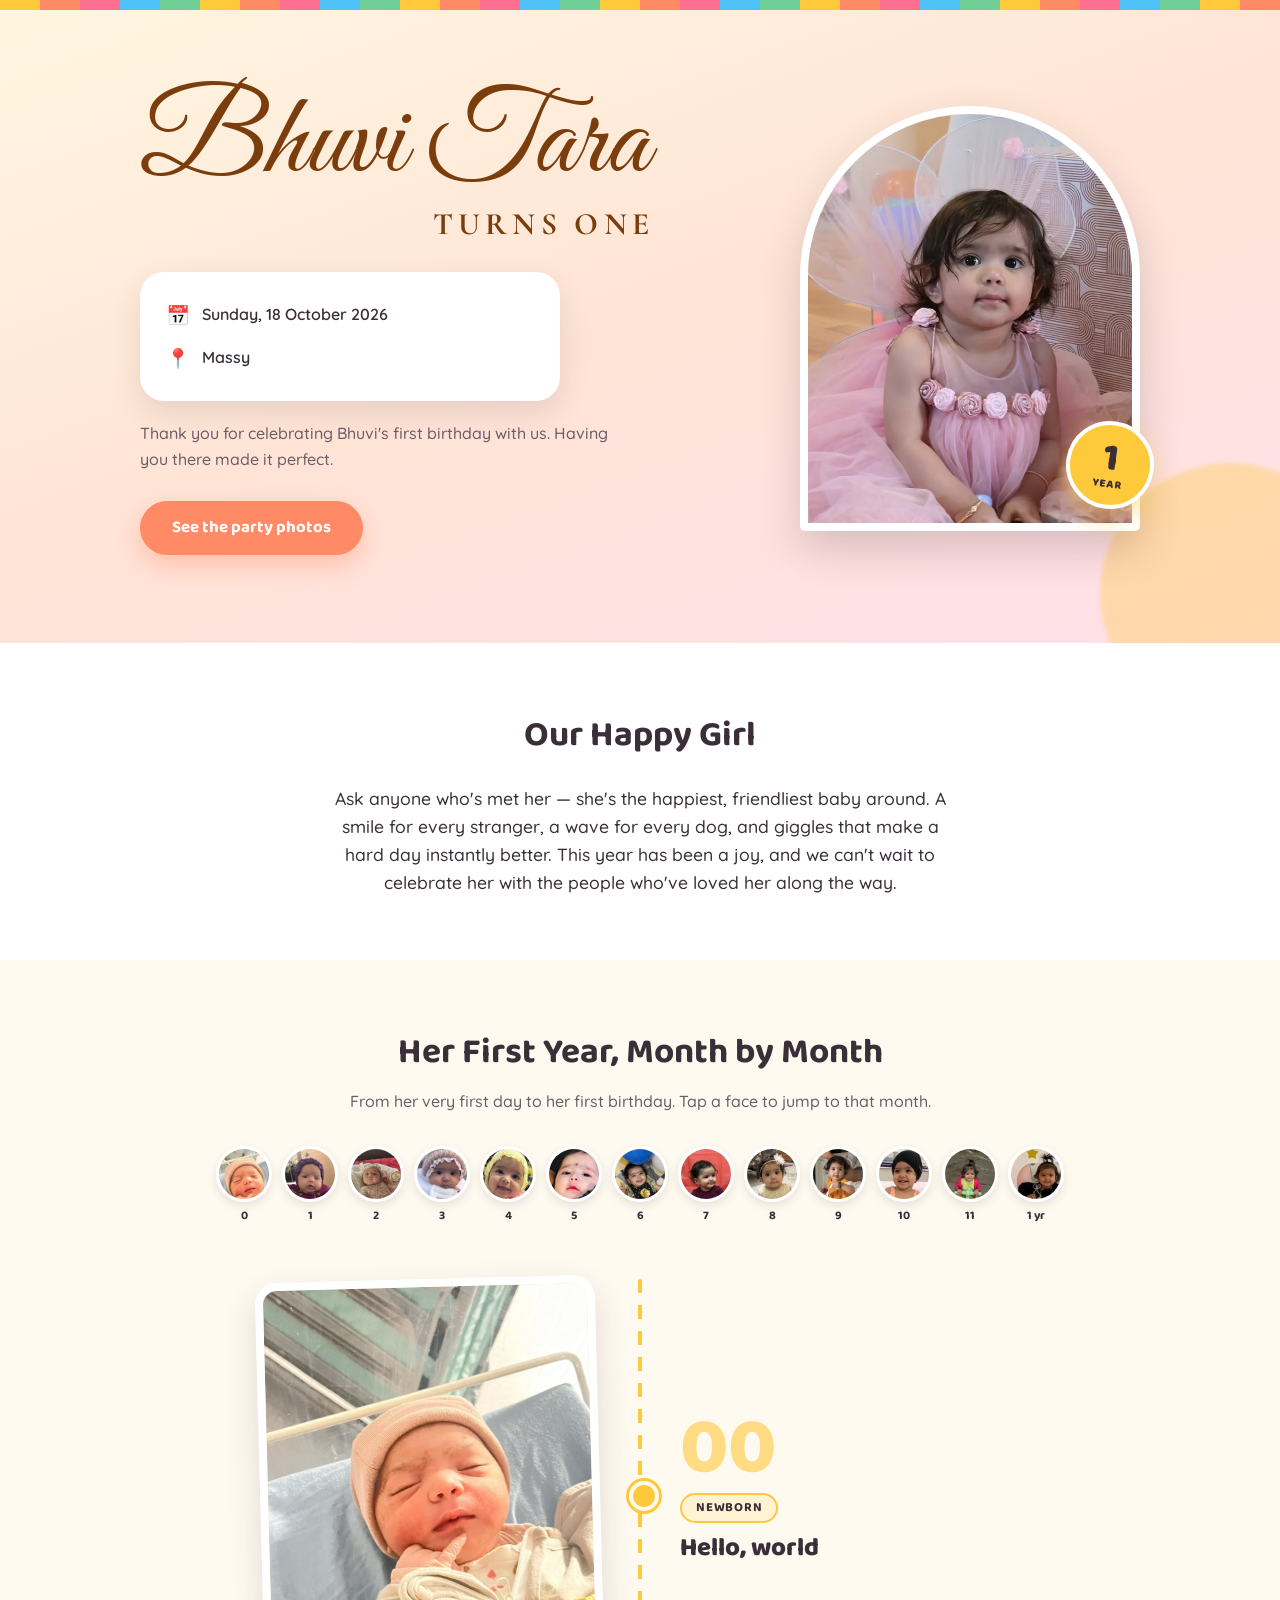
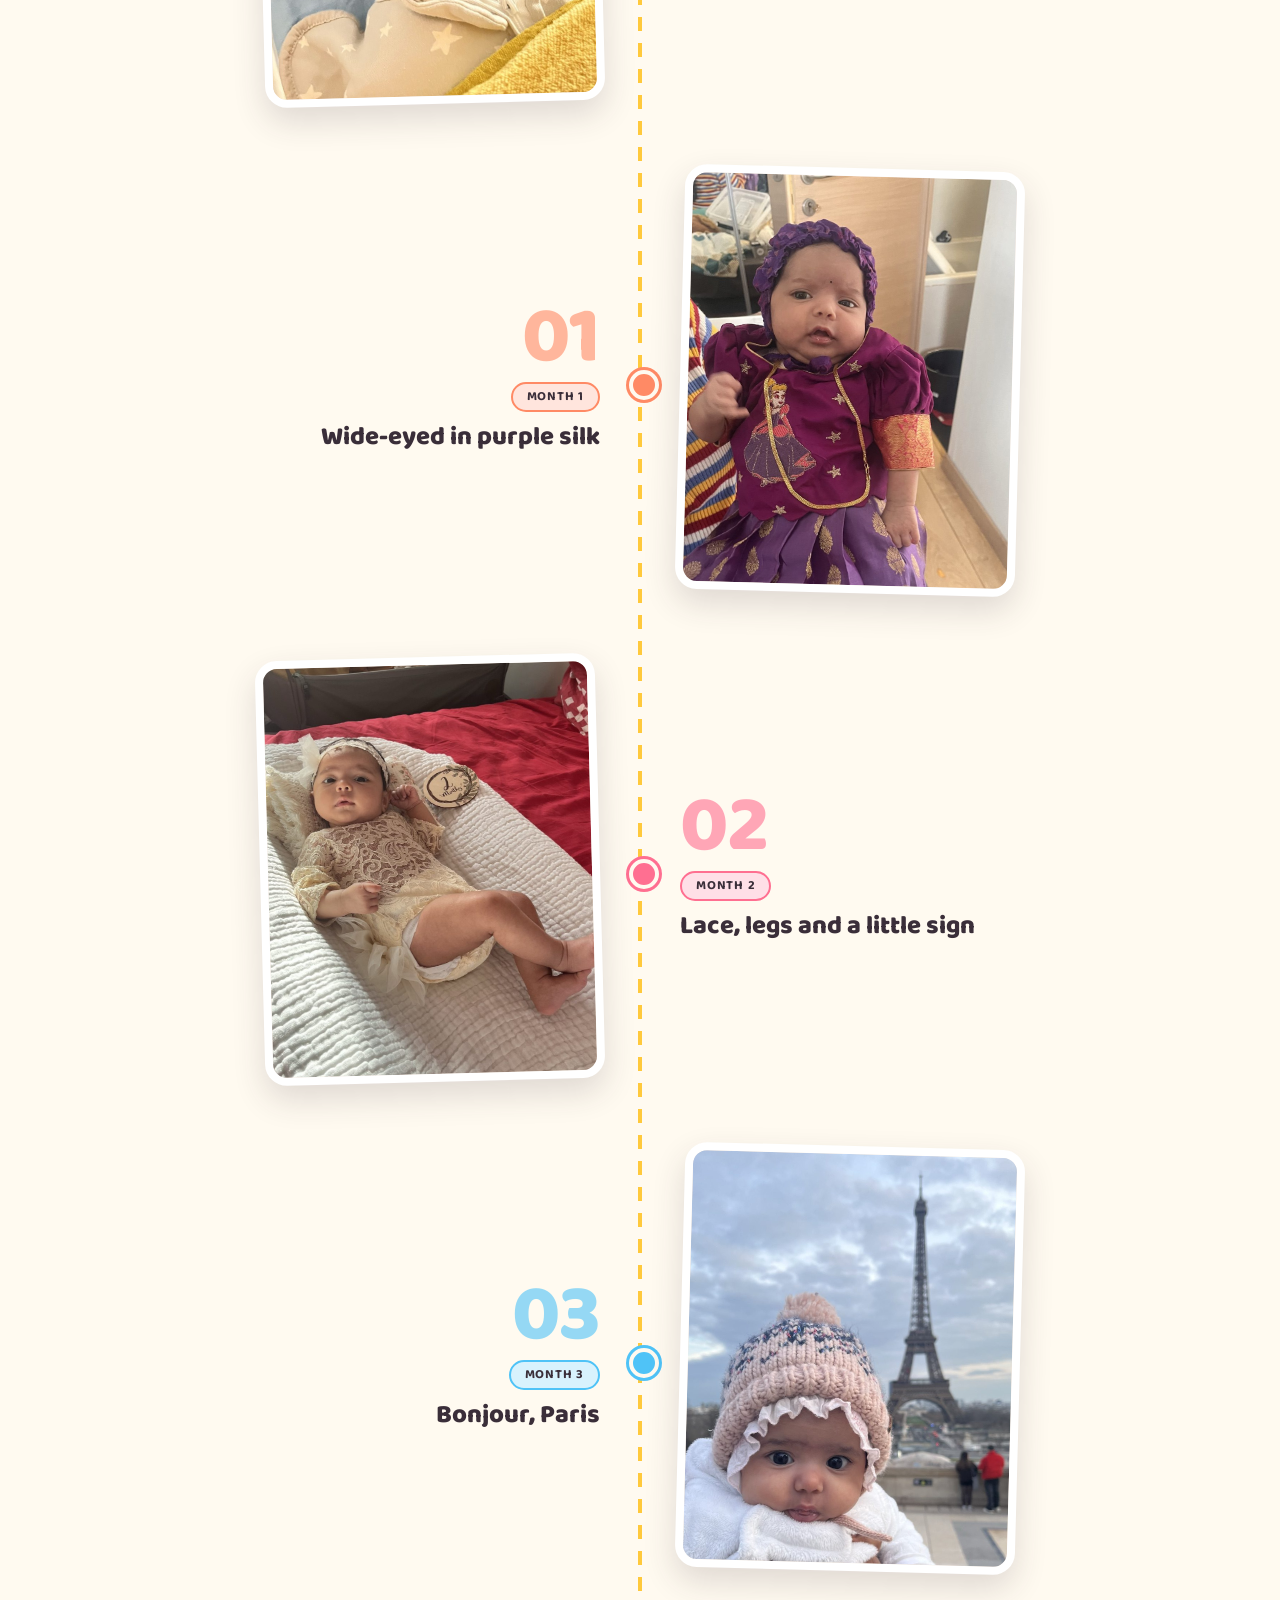
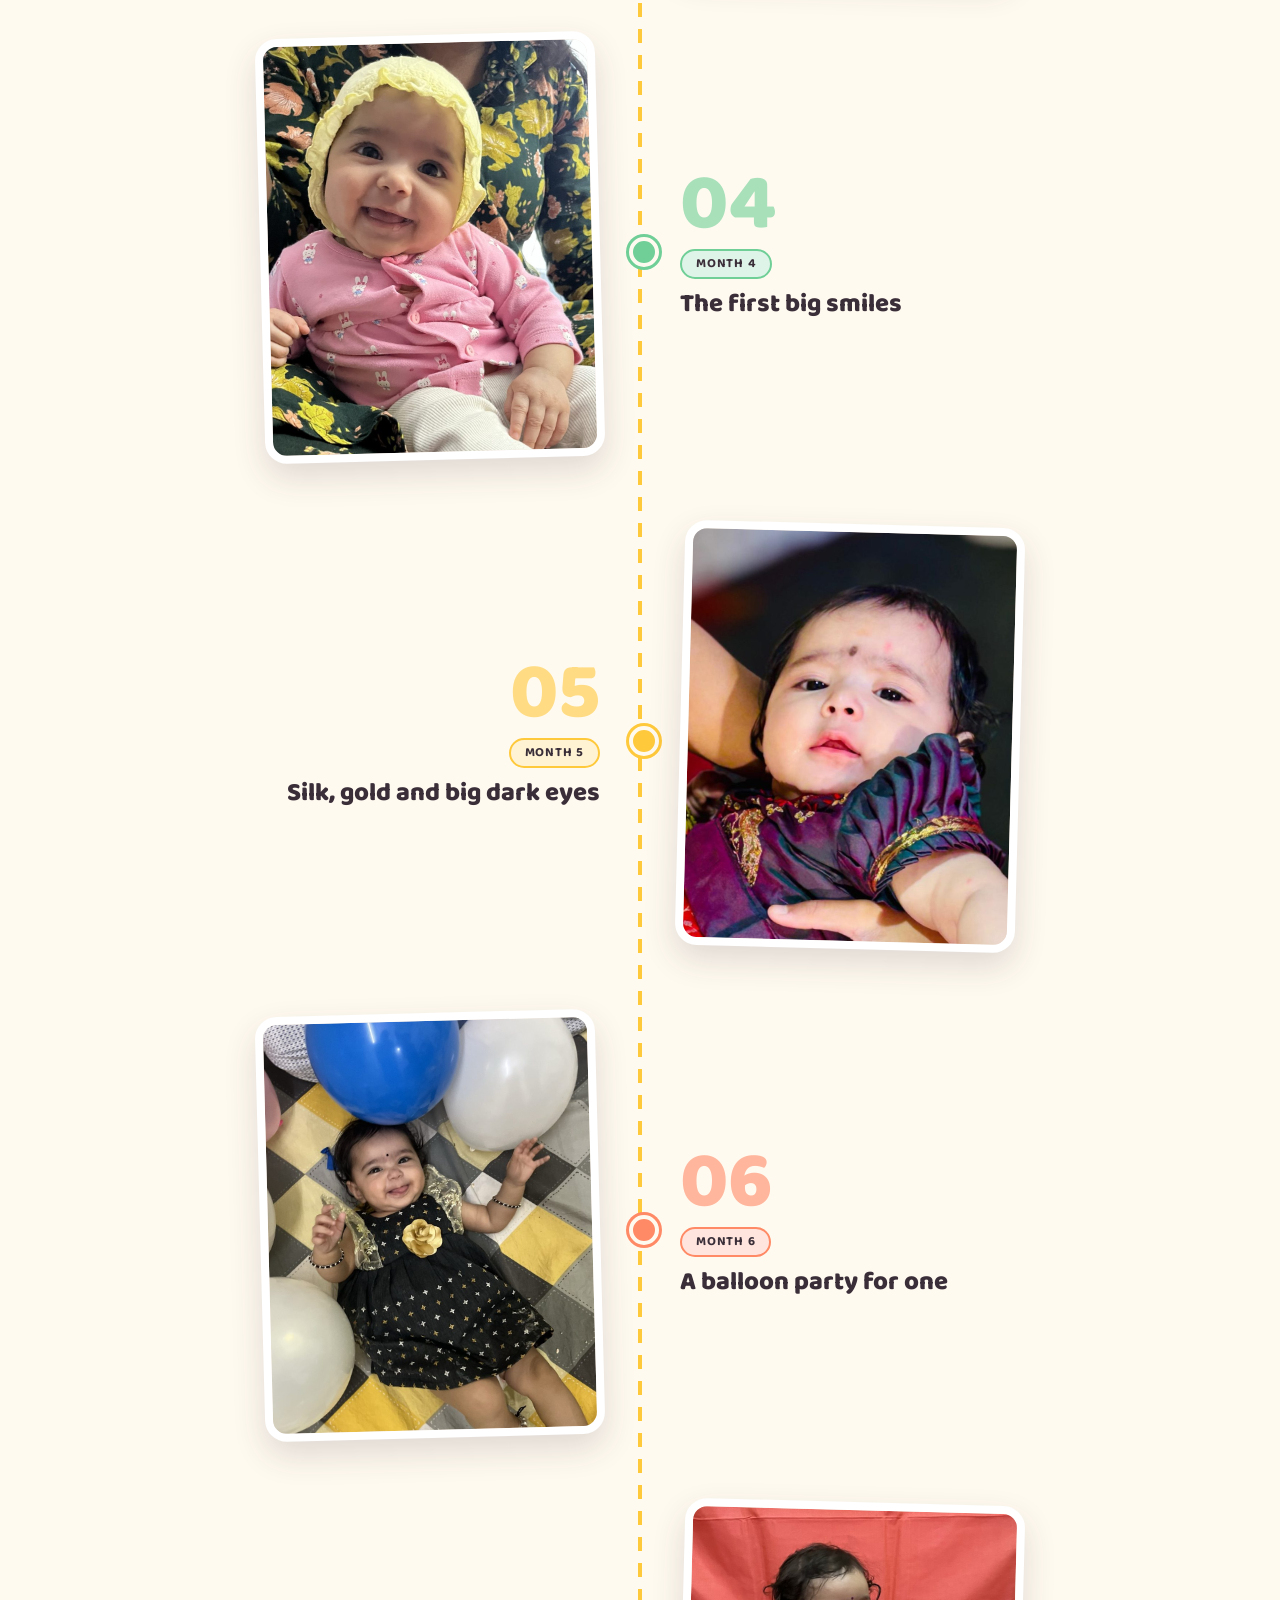
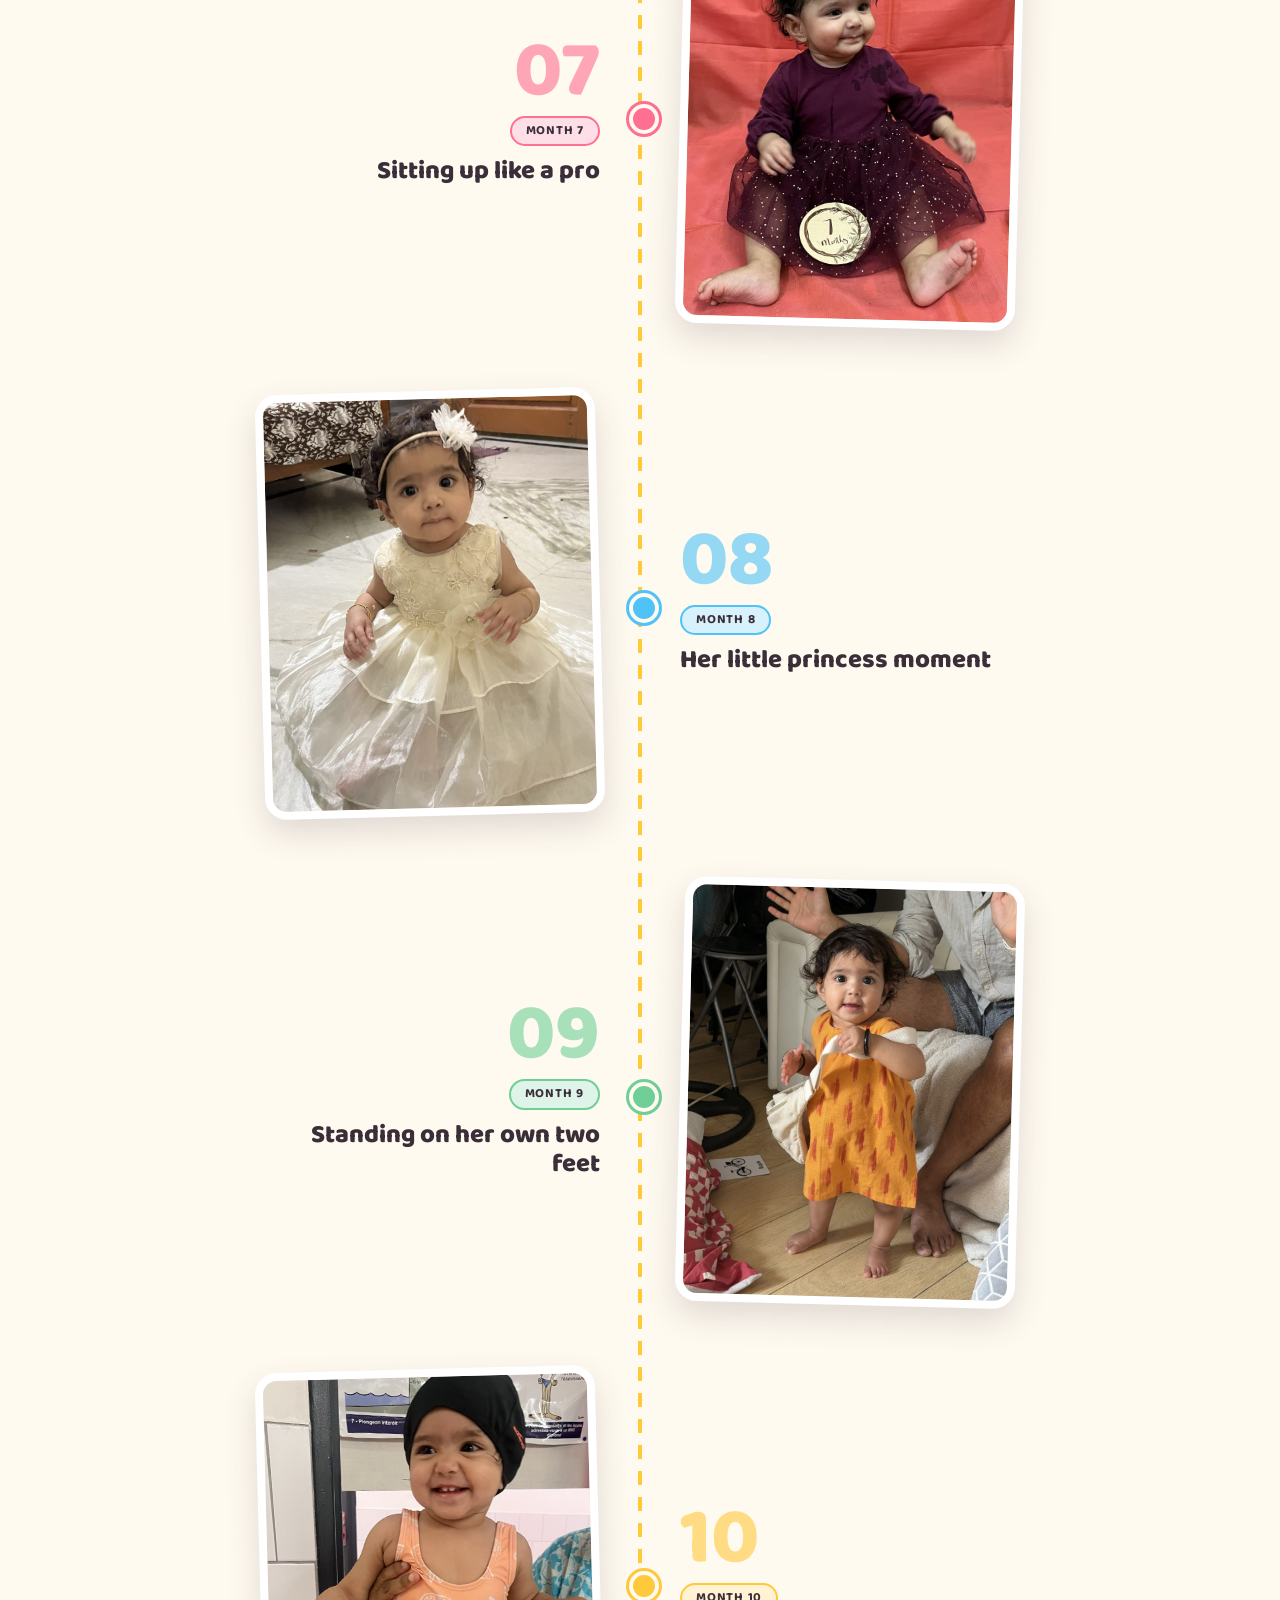
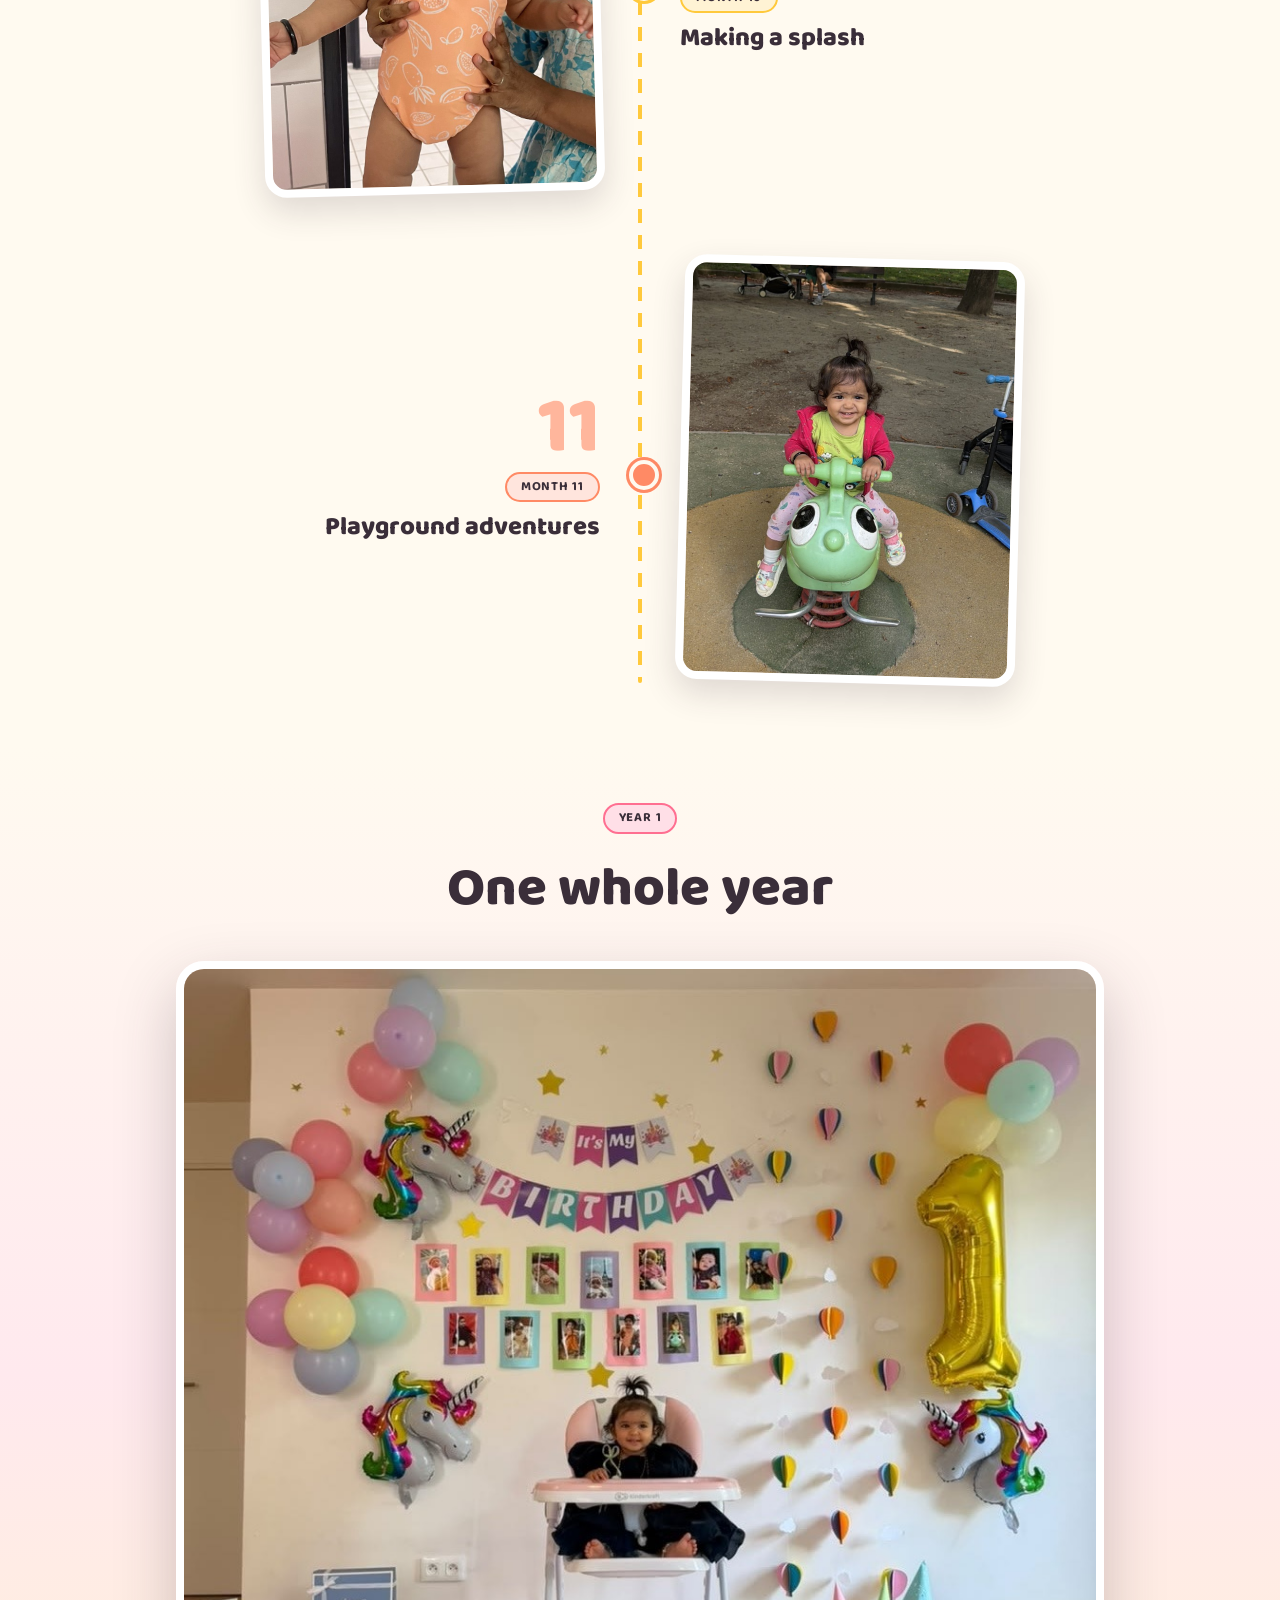
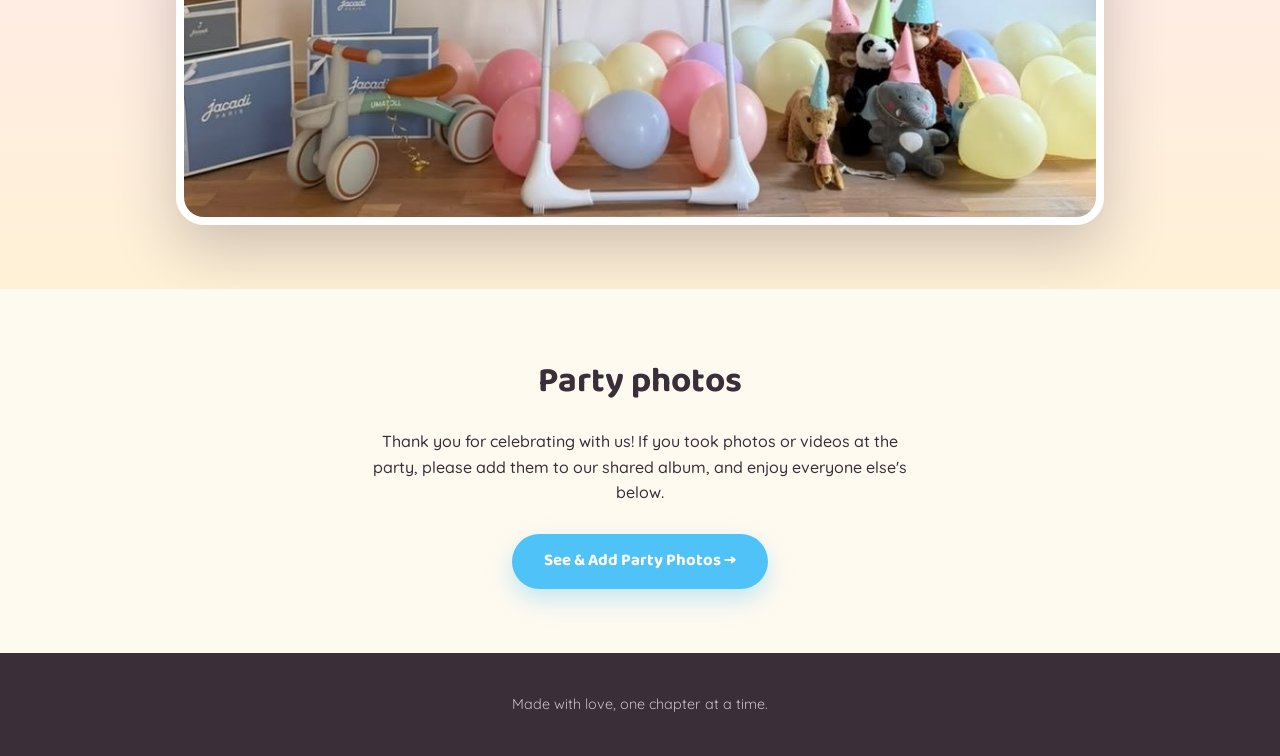
<file: index.html>
<!DOCTYPE html>
<html lang="en">
<head>
<meta charset="UTF-8" />
<meta name="viewport" content="width=device-width, initial-scale=1.0" />
<title>Bhuvi Tara's First Birthday</title>
<link rel="preconnect" href="https://fonts.googleapis.com" />
<link href="https://fonts.googleapis.com/css2?family=Baloo+2:wght@500;700;800&family=Quicksand:wght@400;500;600;700&family=Great+Vibes&family=Cormorant+Garamond:wght@700&display=swap" rel="stylesheet" />
<link rel="stylesheet" href="css/style.css?v=17" />
</head>
<body>

  <div class="confetti-bar" aria-hidden="true"></div>

  <header class="hero" id="top">
    <div class="hero-inner">
      <div class="hero-photo">
        <div class="hero-photo-frame">
          <img id="hero-photo" alt="" width="900" height="1125" fetchpriority="high" />
        </div>
        <div class="hero-badge" aria-hidden="true">
          <span class="hero-badge-number">1</span>
          <span class="hero-badge-label">year</span>
        </div>
      </div>

      <div class="hero-text">
        <h1 class="hero-title">
          <span class="hero-script" id="hero-script">Bhuvi Tara</span>
          <span class="hero-caps" id="hero-caps">Turns one</span>
        </h1>
        <div class="party-card" id="party-card">
          <div class="party-row"><span class="party-icon">📅</span><span id="party-date"></span></div>
          <div class="party-row"><span class="party-icon">📍</span><span id="party-location"></span></div>
        </div>
        <p class="party-note" id="party-note"></p>
        <a href="photos.html" class="cta-button">See the party photos</a>
      </div>
    </div>
    <div class="hero-blob" aria-hidden="true"></div>
  </header>

  <main>

    <section class="section about-section">
      <div class="section-inner">
        <h2>Our Happy Girl</h2>
        <p class="about-blurb" id="about-blurb"></p>
      </div>
    </section>

    <section class="section story-section" id="story">
      <div class="section-inner section-inner-wide">
        <h2 id="story-title"></h2>
        <p class="section-subtitle" id="story-subtitle"></p>
        <nav aria-label="Jump to a month">
          <ol class="story-strip" id="story-strip"></ol>
        </nav>
        <ol class="story" id="story-list"></ol>
      </div>
    </section>

    <section class="finale" id="story-finale" hidden>
      <div class="finale-text">
        <p class="chapter-month"></p>
        <h2 class="finale-title"></h2>
      </div>
      <figure class="finale-photo">
        <img width="960" height="892" loading="lazy" alt="" />
      </figure>
    </section>

    <section class="section photos-teaser-section" id="photos">
      <div class="section-inner">
        <h2 id="photos-teaser-title"></h2>
        <p class="gifts-intro" id="photos-teaser-intro"></p>
        <a href="photos.html" class="cta-button cta-button-secondary">See &amp; Add Party Photos →</a>
      </div>
    </section>

  </main>

  <footer class="site-footer">
    <p class="footer-sub">Made with love, one chapter at a time.</p>
  </footer>

  <script src="content.js?v=21"></script>
  <script src="js/main.js?v=9"></script>
  <script src="js/to-top.js?v=1"></script>
</body>
</html>
</file>
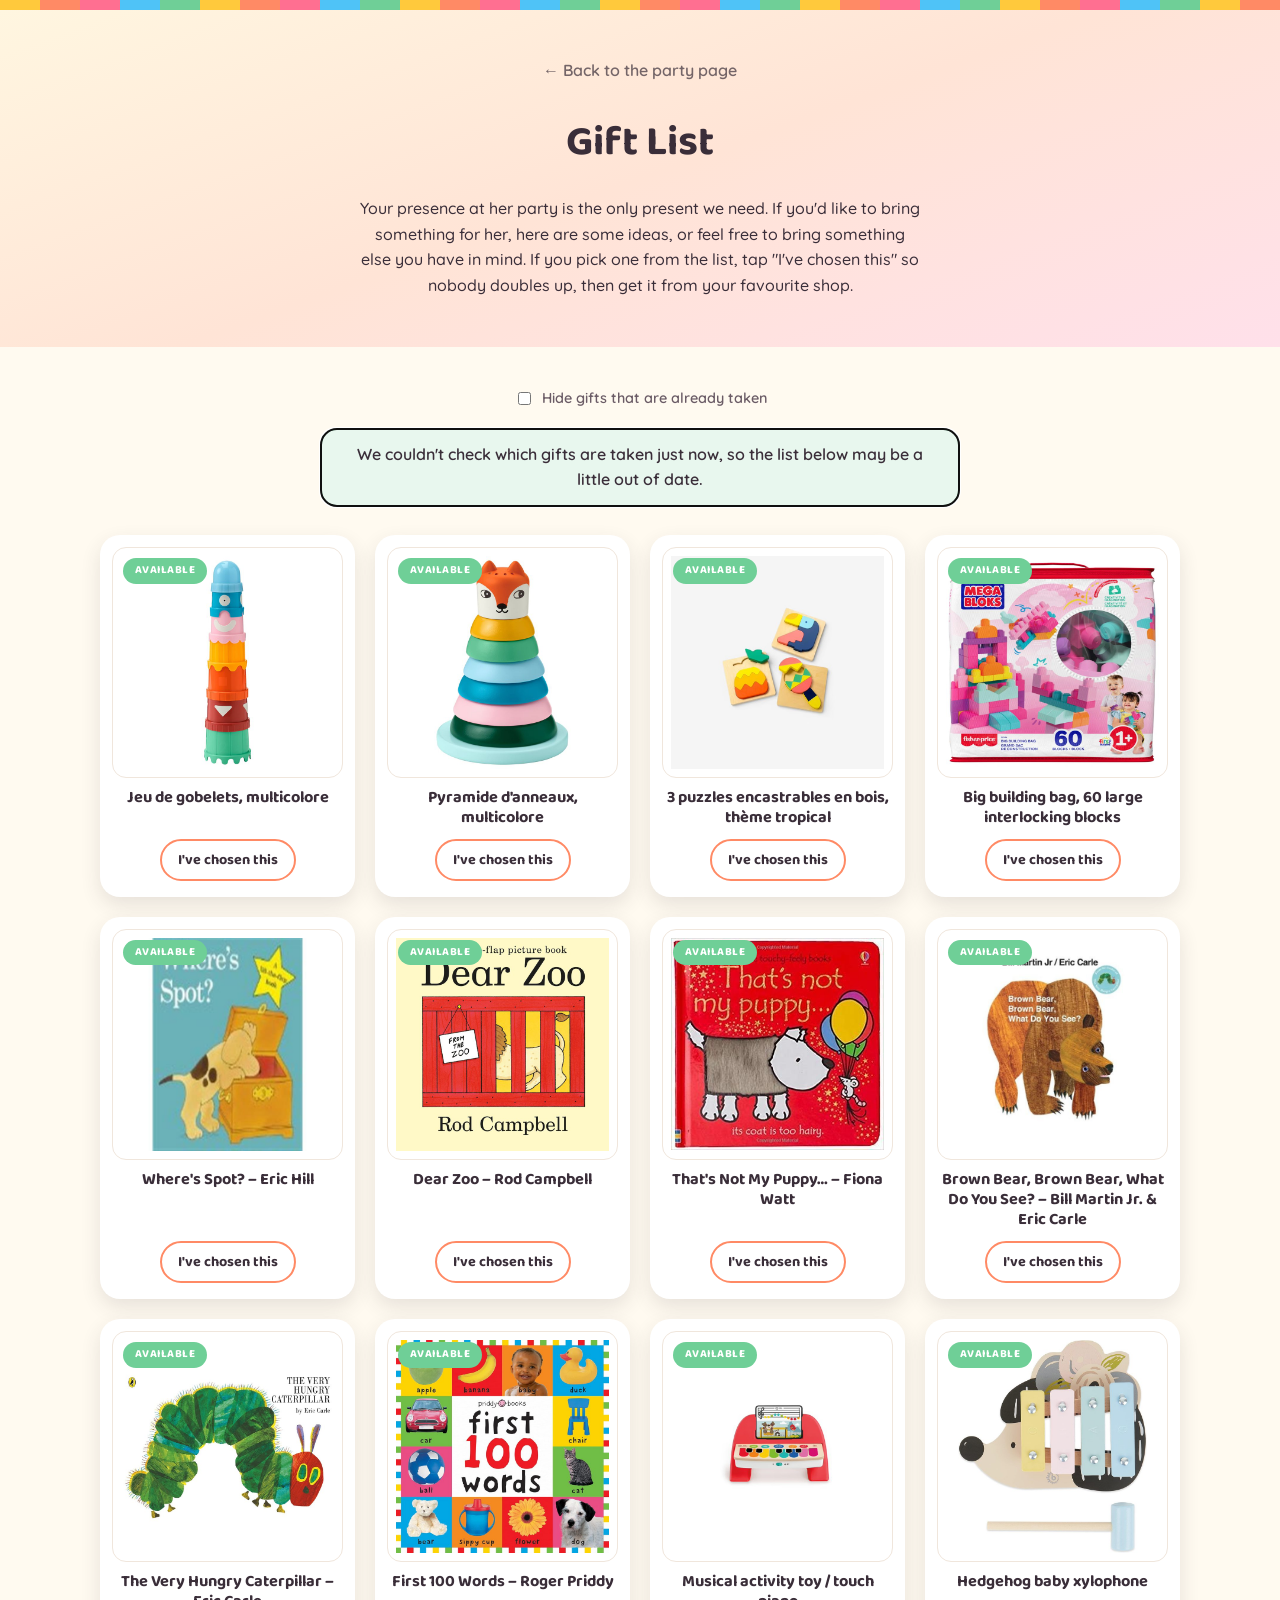
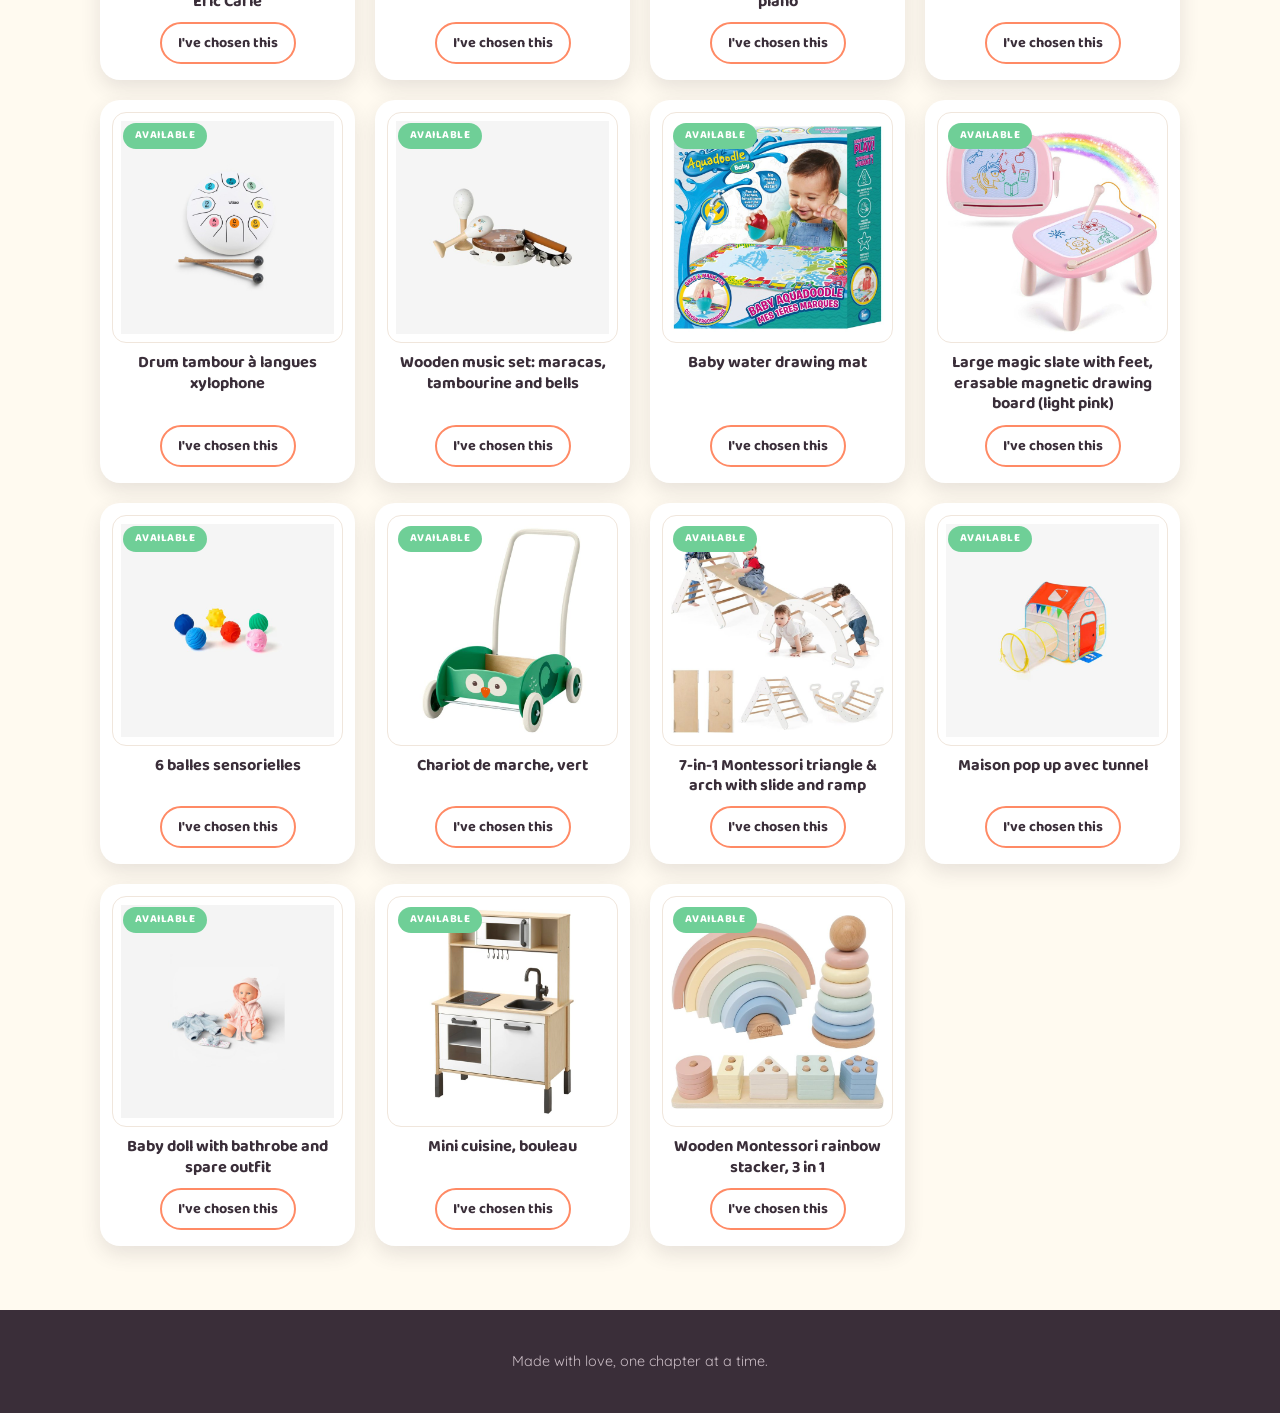
<file: gifts.html>
<!DOCTYPE html>
<html lang="en">
<head>
<meta charset="UTF-8" />
<meta name="viewport" content="width=device-width, initial-scale=1.0" />
<title>Gift List · Bhuvi Tara's First Birthday</title>
<link rel="preconnect" href="https://fonts.googleapis.com" />
<link href="https://fonts.googleapis.com/css2?family=Baloo+2:wght@500;700;800&family=Quicksand:wght@400;500;600;700&display=swap" rel="stylesheet" />
<link rel="stylesheet" href="css/style.css?v=17" />
</head>
<body>

  <div class="confetti-bar" aria-hidden="true"></div>

  <header class="gifts-page-header">
    <div class="gifts-page-header-inner">
      <a href="index.html" class="back-link">← Back to the party page</a>
      <h1>Gift List</h1>
      <p class="gifts-intro" id="gifts-intro"></p>
    </div>
  </header>

  <main>
    <section class="section gifts-plp-section">
      <div class="section-inner section-inner-wide">

        <label class="claimed-toggle">
          <input type="checkbox" id="hide-claimed-checkbox" autocomplete="off" />
          Hide gifts that are already taken
        </label>

        <p class="gift-status" id="gift-status" role="status" tabindex="-1" hidden></p>

        <div class="gift-grid" id="gift-grid"></div>
        <p class="empty-state" id="empty-state" hidden>Every gift is taken. Thank you all!</p>

      </div>
    </section>
  </main>

  <dialog class="claim-dialog" id="claim-dialog" aria-labelledby="claim-title">
    <form method="dialog" id="claim-form" novalidate>
      <h2 id="claim-title">Lovely choice!</h2>
      <p class="claim-item" id="claim-item"></p>
      <p class="claim-explain">We'll mark it as taken so nobody else buys the same one. Only we can see your name.</p>

      <label class="claim-field">
        <span>Your name</span>
        <input type="text" id="claim-name" maxlength="60" autocomplete="given-name" required />
      </label>

      <p class="claim-error" id="claim-error" role="alert" hidden></p>

      <div class="claim-actions">
        <button type="button" class="claim-cancel" id="claim-cancel">Cancel</button>
        <button type="submit" class="claim-confirm" id="claim-confirm">I've chosen this</button>
      </div>
    </form>
  </dialog>

  <footer class="site-footer">
    <p class="footer-sub">Made with love, one chapter at a time.</p>
  </footer>

  <script src="content.js?v=21"></script>
  <script src="js/gifts.js?v=7"></script>
  <script src="js/to-top.js?v=1"></script>
</body>
</html>
</file>
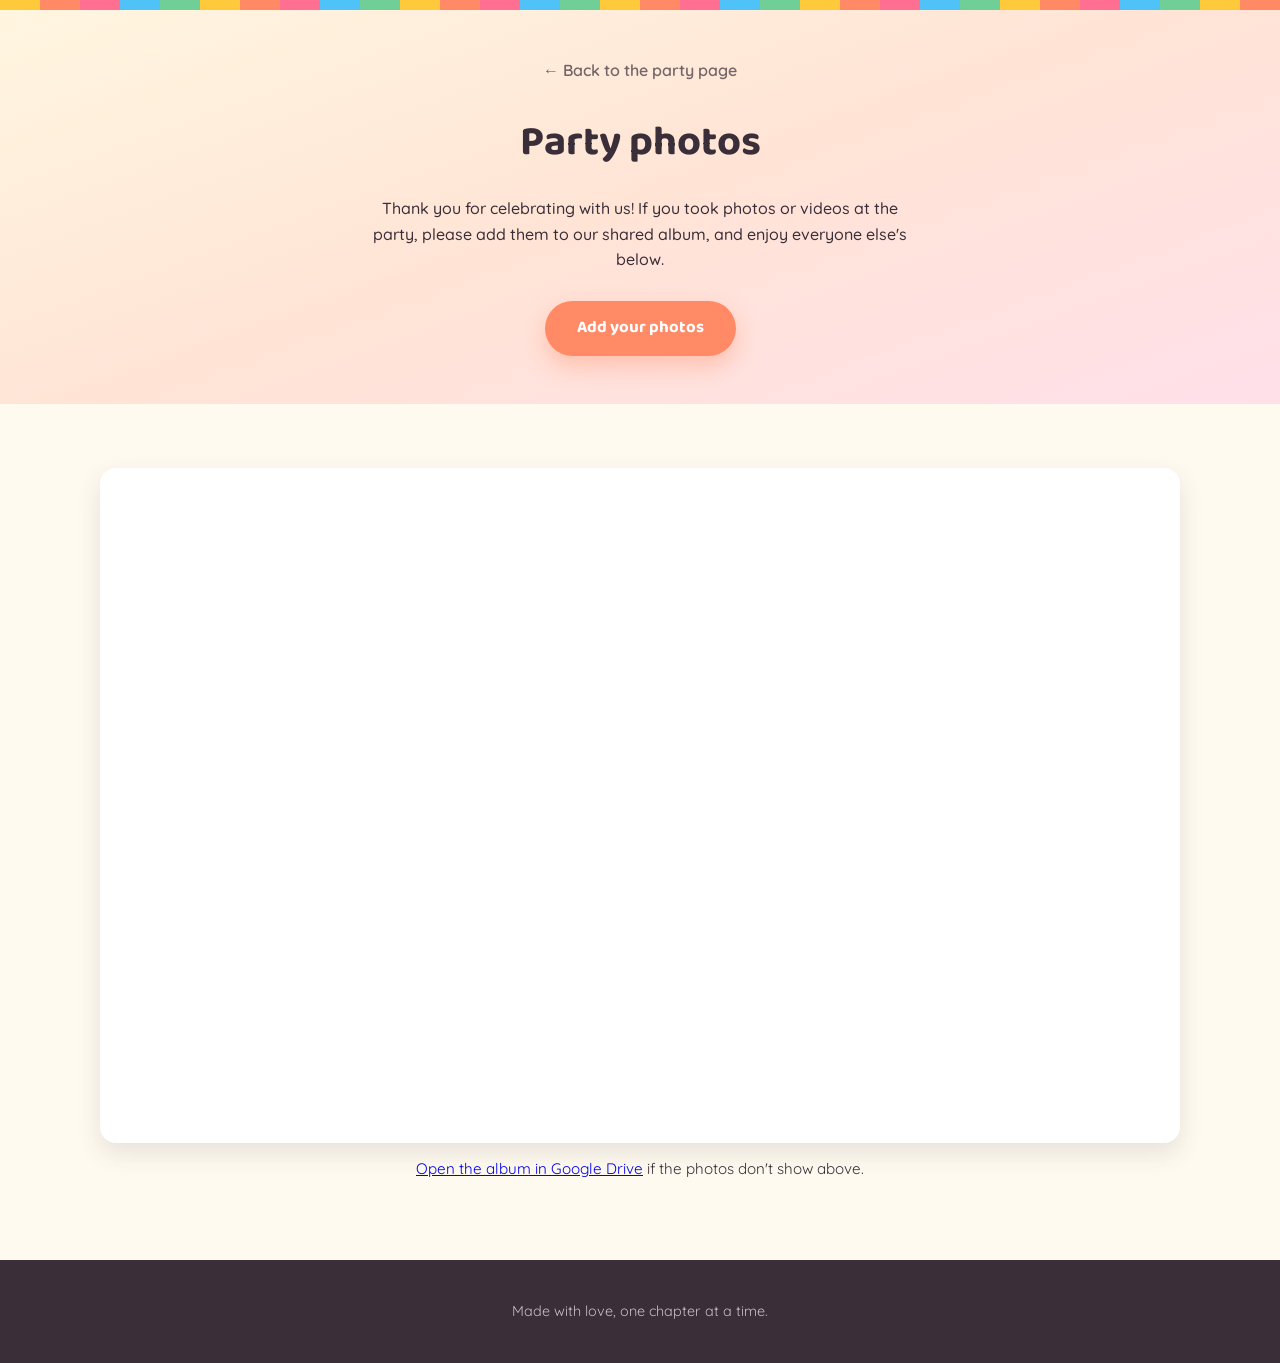
<file: photos.html>
<!DOCTYPE html>
<html lang="en">
<head>
<meta charset="UTF-8" />
<meta name="viewport" content="width=device-width, initial-scale=1.0" />
<title>Party Photos · Bhuvi Tara's First Birthday</title>
<link rel="preconnect" href="https://fonts.googleapis.com" />
<link href="https://fonts.googleapis.com/css2?family=Baloo+2:wght@500;700;800&family=Quicksand:wght@400;500;600;700&display=swap" rel="stylesheet" />
<link rel="stylesheet" href="css/style.css?v=17" />
</head>
<body>

  <div class="confetti-bar" aria-hidden="true"></div>

  <header class="gifts-page-header">
    <div class="gifts-page-header-inner">
      <a href="index.html" class="back-link">← Back to the party page</a>
      <h1 id="photos-title">Party photos</h1>
      <p class="gifts-intro" id="photos-intro"></p>
      <a class="cta-button" id="photos-add" target="_blank" rel="noopener">Add your photos</a>
    </div>
  </header>

  <main>
    <section class="section">
      <div class="section-inner section-inner-wide">
        <p class="gift-status" id="photos-status" role="status">Loading photos…</p>
        <div class="photo-filters" id="photo-filters" role="group" aria-label="Show" hidden>
          <button type="button" class="photo-filter" data-filter="all" aria-pressed="true">All</button>
          <button type="button" class="photo-filter" data-filter="image" aria-pressed="false">Photos</button>
          <button type="button" class="photo-filter" data-filter="video" aria-pressed="false">Videos</button>
        </div>
        <div class="photo-grid" id="photo-grid"></div>
        <iframe class="photos-frame" id="photos-frame" title="Shared party photos" loading="lazy" hidden></iframe>
        <p class="photos-fallback"><a id="photos-open" target="_blank" rel="noopener">Open the album in Google Drive</a> if the photos don't show above.</p>
      </div>
    </section>
  </main>

  <dialog class="lightbox" id="lightbox" aria-label="Photo viewer">
    <button type="button" class="lightbox-close" id="lightbox-close" aria-label="Close">×</button>
    <button type="button" class="lightbox-nav lightbox-prev" id="lightbox-prev" aria-label="Previous">‹</button>
    <div class="lightbox-stage" id="lightbox-stage"></div>
    <button type="button" class="lightbox-nav lightbox-next" id="lightbox-next" aria-label="Next">›</button>
  </dialog>

  <footer class="site-footer">
    <p class="footer-sub">Made with love, one chapter at a time.</p>
  </footer>

  <script src="content.js?v=21"></script>
  <script src="js/photos.js?v=4"></script>
  <script src="js/to-top.js?v=1"></script>
</body>
</html>
</file>
<file: css/style.css>
:root {
  --sun: #ffc93c;
  --coral: #ff8a65;
  --pink: #ff6f91;
  --sky: #4fc3f7;
  --mint: #6fcf97;
  --ink: #3a2e39;
  --cream: #fffaf0;
  --white: #ffffff;
  --copper: #7b3d0c;
  --shadow: rgba(58, 46, 57, 0.12);
  --radius: 24px;
  --max-width: 880px;
  --max-width-wide: 1080px;
}

* { box-sizing: border-box; }

[hidden] { display: none !important; }

html { scroll-behavior: smooth; }

@media (prefers-reduced-motion: reduce) {
  html { scroll-behavior: auto; }
}

body {
  margin: 0;
  font-family: "Quicksand", sans-serif;
  color: var(--ink);
  background: var(--cream);
  line-height: 1.6;
}

h1, h2 {
  font-family: "Baloo 2", cursive;
  margin: 0;
}

.confetti-bar {
  height: 10px;
  width: 100%;
  background: repeating-linear-gradient(
    90deg,
    var(--sun) 0 40px,
    var(--coral) 40px 80px,
    var(--pink) 80px 120px,
    var(--sky) 120px 160px,
    var(--mint) 160px 200px
  );
}

/* ---------- Hero ---------- */

.hero {
  position: relative;
  overflow: hidden;
  background: linear-gradient(160deg, #fff6e0 0%, #ffe4d6 50%, #ffe0ea 100%);
  padding: 44px 20px 72px;
  text-align: center;
}

.hero-blob {
  position: absolute;
  bottom: -80px;
  right: -80px;
  width: 260px;
  height: 260px;
  background: var(--sun);
  border-radius: 50%;
  opacity: 0.35;
  filter: blur(2px);
}

.hero-inner {
  position: relative;
  z-index: 1;
  max-width: 1000px;
  margin: 0 auto;
  display: grid;
  gap: 36px;
  justify-items: center;
  align-items: center;
}

.hero-photo {
  position: relative;
  width: min(300px, 76vw);
}

.hero-photo-frame {
  aspect-ratio: 4 / 5;
  border: 8px solid var(--white);
  border-radius: 999px 999px 28px 28px;
  overflow: hidden;
  background: #f3e6dc;
  box-shadow: 0 18px 40px rgba(58, 46, 57, 0.2);
}

.hero-photo-frame img {
  display: block;
  width: 100%;
  height: 100%;
  object-fit: cover;
}

.hero-badge {
  position: absolute;
  right: -14px;
  bottom: 22px;
  width: 88px;
  height: 88px;
  border-radius: 50%;
  background: var(--sun);
  color: var(--ink);
  border: 4px solid var(--white);
  box-shadow: 0 10px 24px rgba(255, 201, 60, 0.5);
  transform: rotate(8deg);
  display: flex;
  flex-direction: column;
  align-items: center;
  justify-content: center;
  font-family: "Baloo 2", cursive;
  font-weight: 800;
  line-height: 1;
}

.hero-badge-number { font-size: 2.4rem; }

.hero-badge-label {
  font-size: 0.7rem;
  letter-spacing: 0.08em;
  text-transform: uppercase;
}

.hero-text { width: 100%; max-width: 480px; }

.hero-title {
  display: flex;
  flex-direction: column;
  align-items: flex-end;   /* "Turns one" tucks under the right end of the name */
  width: fit-content;
  margin: 0 auto;
  color: var(--copper);
  line-height: 1;
}

.hero-script {
  font-family: "Great Vibes", cursive;
  font-weight: 400;
  font-size: clamp(4.8rem, 16vw, 7.4rem);
  line-height: 1.05;
}

.hero-caps {
  margin-top: 0.15rem;
  font-family: "Cormorant Garamond", serif;
  font-weight: 700;
  font-size: clamp(1.25rem, 4.2vw, 1.95rem);
  letter-spacing: 0.17em;
  margin-right: -0.17em;   /* cancels the trailing letter-space so the last letter lines up */
  text-transform: uppercase;
}

@media (min-width: 860px) {
  .hero { padding: 72px 20px 88px; }
  .hero-inner {
    grid-template-columns: 1fr auto;
    gap: 72px;
    justify-items: stretch;
  }
  .hero-text { order: 1; max-width: none; text-align: left; }
  .hero-photo { order: 2; width: 340px; }
  .hero-text .hero-title { margin-left: 0; margin-right: 0; }
  .hero-text .party-card,
  .hero-text .party-note { margin-left: 0; margin-right: 0; }
}

.party-card {
  margin: 32px auto 0;
  max-width: 420px;
  background: var(--white);
  border-radius: var(--radius);
  padding: 22px 26px;
  box-shadow: 0 12px 30px var(--shadow);
  text-align: left;
}

.party-row {
  display: flex;
  align-items: center;
  gap: 12px;
  font-weight: 600;
  padding: 6px 0;
}

.party-icon { font-size: 1.2rem; }

.party-note {
  max-width: 480px;
  margin: 20px auto 0;
  font-weight: 500;
  color: #6b5c66;
}

.cta-button {
  display: inline-block;
  margin-top: 28px;
  padding: 14px 32px;
  background: var(--coral);
  color: var(--white);
  font-family: "Baloo 2", cursive;
  font-weight: 700;
  font-size: 1.05rem;
  text-decoration: none;
  border-radius: 999px;
  box-shadow: 0 10px 24px rgba(255, 138, 101, 0.4);
  transition: transform 0.15s ease;
}

.cta-button:hover { transform: translateY(-2px); }

.cta-button-secondary {
  background: var(--sky);
  box-shadow: 0 10px 24px rgba(79, 195, 247, 0.35);
}

/* ---------- Sections ---------- */

.section { padding: 64px 20px; }

.section-inner {
  max-width: var(--max-width);
  margin: 0 auto;
  text-align: center;
}

.section h2 {
  font-size: clamp(1.6rem, 4vw, 2.2rem);
  color: var(--ink);
}

.section-subtitle {
  color: #6b5c66;
  margin-top: 8px;
  font-weight: 500;
}

.about-section { background: var(--white); }

.about-blurb {
  max-width: 620px;
  margin: 20px auto 0;
  font-size: 1.1rem;
  font-weight: 500;
}

/* ---------- Story ---------- */

.story-section { background: var(--cream); overflow: hidden; }

.story-strip {
  list-style: none;
  margin: 28px 0 0;
  padding: 4px 4px 14px;
  display: flex;
  flex-wrap: wrap;
  justify-content: center;
  gap: 14px 10px;
}

.story-strip li { flex: none; }

.story-strip a {
  display: flex;
  flex-direction: column;
  align-items: center;
  gap: 4px;
  text-decoration: none;
  color: var(--ink);
  font-family: "Baloo 2", cursive;
  font-weight: 700;
  font-size: 0.75rem;
}

.story-strip img {
  display: block;
  width: 56px;
  height: 56px;
  border-radius: 50%;
  object-fit: cover;
  border: 3px solid var(--white);
  box-shadow: 0 4px 10px var(--shadow);
}

.story-strip a:hover img { box-shadow: 0 0 0 3px var(--coral); }
.story-strip a:focus-visible img { outline: 3px solid var(--sky); outline-offset: 2px; }

.story {
  list-style: none;
  margin: 40px auto 0;
  padding: 0;
  max-width: 960px;
  position: relative;
  text-align: left;
}

.story::before {
  content: "";
  position: absolute;
  left: 50%;
  top: 0;
  bottom: 0;
  width: 4px;
  transform: translateX(-50%);
  background: repeating-linear-gradient(to bottom, var(--sun) 0 14px, transparent 14px 26px);
  border-radius: 2px;
}

.chapter {
  --accent: var(--sun);
  position: relative;
  display: grid;
  grid-template-columns: 1fr 1fr;
  column-gap: 80px;
  align-items: center;
  margin-bottom: 64px;
  scroll-margin-top: 24px;
}

.chapter:last-child { margin-bottom: 0; }
.chapter:nth-child(5n+2) { --accent: var(--coral); }
.chapter:nth-child(5n+3) { --accent: var(--pink); }
.chapter:nth-child(5n+4) { --accent: var(--sky); }
.chapter:nth-child(5n+5) { --accent: var(--mint); }

.chapter::before {
  content: "";
  position: absolute;
  left: 50%;
  top: 50%;
  width: 22px;
  height: 22px;
  margin: -11px 0 0 -11px;
  border-radius: 50%;
  background: var(--accent);
  border: 4px solid var(--cream);
  box-shadow: 0 0 0 3px var(--accent);
}

.chapter-photo {
  margin: 0;
  width: 100%;
  max-width: 340px;
  justify-self: end;
}

.chapter-photo .chapter-frame {
  display: block;
  aspect-ratio: 4 / 5;
  border: 8px solid var(--white);
  border-radius: 22px;
  overflow: hidden;
  background: #f1e6dc;
  box-shadow: 0 14px 32px rgba(58, 46, 57, 0.16);
  transform: rotate(-1.5deg);
}

.chapter-photo img {
  display: block;
  width: 100%;
  height: 100%;
  object-fit: cover;
}

.chapter-text { max-width: 340px; justify-self: start; }

.chapter:nth-child(even) .chapter-photo { grid-column: 2; grid-row: 1; justify-self: start; }
.chapter:nth-child(even) .chapter-photo .chapter-frame { transform: rotate(1.5deg); }
.chapter:nth-child(even) .chapter-text { grid-column: 1; grid-row: 1; justify-self: end; text-align: right; }

.chapter-number {
  margin: 0;
  font-family: "Baloo 2", cursive;
  font-weight: 800;
  font-size: 5rem;
  line-height: 0.85;
  color: var(--accent);
  opacity: 0.6;
}

.chapter-month {
  display: inline-block;
  margin: 10px 0 0;
  padding: 3px 14px;
  border-radius: 999px;
  border: 2px solid var(--accent);
  background: color-mix(in srgb, var(--accent) 22%, white);
  color: var(--ink);
  font-family: "Baloo 2", cursive;
  font-weight: 700;
  font-size: 0.8rem;
  letter-spacing: 0.06em;
  text-transform: uppercase;
}

.chapter-title {
  margin: 10px 0 6px;
  font-family: "Baloo 2", cursive;
  font-weight: 800;
  font-size: 1.6rem;
  line-height: 1.15;
  color: var(--ink);
}

@media (max-width: 720px) {
  .story::before { left: 9px; transform: none; }

  .chapter,
  .chapter:nth-child(even) {
    grid-template-columns: 1fr;
    row-gap: 18px;
    padding-left: 40px;
    margin-bottom: 52px;
    align-items: start;
  }

  .chapter::before { left: 0; top: 6px; margin: 0; }

  .chapter-photo,
  .chapter:nth-child(even) .chapter-photo {
    grid-column: 1;
    grid-row: 1;
    justify-self: start;
    max-width: 320px;
  }

  .chapter-text,
  .chapter:nth-child(even) .chapter-text {
    grid-column: 1;
    grid-row: 2;
    justify-self: start;
    text-align: left;
  }

  .chapter-number { font-size: 3.6rem; }
}

/* ---------- Finale: the first-birthday photo, shown big ---------- */

.finale {
  --accent: var(--pink);
  padding: 56px 0 64px;
  text-align: center;
  background: linear-gradient(180deg, var(--cream) 0%, #ffe9ee 55%, #fff1d6 100%);
}

.finale-text { padding: 0 20px; }

.finale .chapter-month { margin: 0; }

.finale-title {
  margin: 12px 0 0;
  font-size: clamp(2rem, 6vw, 3.4rem);
  font-weight: 800;
  color: var(--ink);
}

.finale-photo { margin: 28px auto 0; }

.finale-photo img {
  display: block;
  width: auto;
  height: auto;
  max-width: 100%;
  max-height: 96vh;
  margin: 0 auto;
  border: 8px solid var(--white);
  border-radius: 28px;
  box-shadow: 0 24px 60px rgba(58, 46, 57, 0.25);
}

@media (max-width: 720px) {
  .finale { padding: 40px 0 56px; }
  .finale-photo img {
    width: 100%;
    max-height: none;
    border-width: 0;
    border-radius: 0;
    box-shadow: none;
  }
}

/* ---------- Gifts ---------- */

.photos-teaser-section { background: var(--cream); }

.photos-frame {
  display: block;
  width: 100%;
  height: 75vh;
  min-height: 420px;
  border: 0;
  border-radius: 16px;
  background: var(--white);
  box-shadow: 0 10px 24px var(--shadow);
}

.photo-filters {
  display: flex;
  justify-content: center;
  gap: 8px;
  margin-bottom: 16px;
}

.photo-filter {
  padding: 8px 18px;
  border: 2px solid var(--coral);
  border-radius: 999px;
  background: var(--white);
  color: var(--ink);
  font-family: "Baloo 2", cursive;
  font-weight: 700;
  font-size: 0.95rem;
  cursor: pointer;
}

.photo-filter[aria-pressed="true"] { background: var(--coral); color: var(--white); }
.photo-filter:focus-visible { outline: 3px solid var(--sky); outline-offset: 2px; }

.photo-grid {
  display: grid;
  grid-template-columns: repeat(auto-fill, minmax(150px, 1fr));
  gap: 10px;
}

.photo-tile {
  position: relative;
  aspect-ratio: 1;
  padding: 0;
  border: 0;
  border-radius: 12px;
  overflow: hidden;
  background: var(--white);
  box-shadow: 0 4px 10px var(--shadow);
  cursor: pointer;
}

.photo-tile img { display: block; width: 100%; height: 100%; object-fit: cover; }
.photo-tile:focus-visible { outline: 3px solid var(--sky); outline-offset: 2px; }

.photo-play {
  position: absolute;
  right: 8px;
  bottom: 8px;
  display: flex;
  align-items: center;
  justify-content: center;
  width: 34px;
  height: 34px;
  border-radius: 50%;
  background: rgba(0, 0, 0, 0.6);
  color: var(--white);
  font-size: 0.8rem;
}

.lightbox {
  width: 100vw;
  max-width: 100vw;
  height: 100dvh;
  max-height: 100dvh;
  margin: 0;
  padding: 0;
  border: 0;
  background: rgba(20, 14, 18, 0.94);
  color: var(--white);
}

.lightbox::backdrop { background: rgba(20, 14, 18, 0.94); }
.lightbox[open] { display: flex; align-items: center; justify-content: center; }

.lightbox-stage {
  display: flex;
  align-items: center;
  justify-content: center;
  width: 100%;
  height: 100%;
  padding: 56px 12px;
}

.lightbox-stage img { max-width: 100%; max-height: 100%; object-fit: contain; border-radius: 8px; }
.lightbox-stage iframe { width: min(100%, 960px); aspect-ratio: 16 / 9; border: 0; border-radius: 8px; }

.lightbox-close,
.lightbox-nav {
  position: absolute;
  z-index: 1;
  display: flex;
  align-items: center;
  justify-content: center;
  width: 44px;
  height: 44px;
  padding: 0 0 4px;
  border: 0;
  border-radius: 50%;
  background: rgba(255, 255, 255, 0.18);
  color: var(--white);
  font-size: 2rem;
  line-height: 1;
  cursor: pointer;
}

.lightbox-close:hover,
.lightbox-nav:hover { background: rgba(255, 255, 255, 0.32); }
.lightbox-close { top: 12px; right: 12px; }
.lightbox-nav { top: 50%; transform: translateY(-50%); }
.lightbox-prev { left: 8px; }
.lightbox-next { right: 8px; }

.photos-fallback { margin-top: 14px; text-align: center; font-size: 0.95rem; }

.gifts-intro {
  max-width: 560px;
  margin: 20px auto 0;
  font-weight: 500;
}

.gift-grid {
  margin-top: 28px;
  display: grid;
  grid-template-columns: repeat(auto-fill, minmax(210px, 1fr));
  gap: 20px;
}

.gift-card {
  display: flex;
  flex-direction: column;
  gap: 10px;
  padding: 12px 12px 16px;
  border-radius: 20px;
  background: var(--white);
  box-shadow: 0 8px 20px var(--shadow);
  text-align: center;
}

.gift-photo {
  position: relative;
  display: flex;
  align-items: center;
  justify-content: center;
  aspect-ratio: 1 / 1;
  overflow: hidden;
  border-radius: 14px;
  border: 1px solid #f0e6dc;
  background: var(--white);
}

.gift-photo img {
  width: 100%;
  height: 100%;
  padding: 8px;
  object-fit: contain;
}

.gift-photo-empty { background: linear-gradient(135deg, #ffe9ee, #fff1d6); }

.gift-photo-soon {
  padding: 0 16px;
  font-family: "Baloo 2", cursive;
  font-weight: 700;
  font-size: 0.95rem;
  color: #8a6f7d;
}

.gift-card-claimed .gift-photo img,
.gift-card-claimed .gift-photo-soon,
.gift-card-claimed .gift-name { opacity: 0.45; }

.gift-badge {
  position: absolute;
  top: 10px;
  left: 10px;
  z-index: 1;
  padding: 4px 12px;
  border-radius: 999px;
  background: var(--mint);
  color: var(--white);
  font-family: "Baloo 2", cursive;
  font-size: 0.7rem;
  font-weight: 700;
  letter-spacing: 0.04em;
  text-transform: uppercase;
}

.gift-badge-claimed { background: #9b8b95; }

.gift-badge-mine {
  background: var(--sky);
  color: var(--ink);
}

.gift-name {
  margin: 0;
  padding: 0 4px;
  font-family: "Baloo 2", cursive;
  font-weight: 700;
  font-size: 1.02rem;
  line-height: 1.25;
}

@media (max-width: 520px) {
  .gift-grid { grid-template-columns: repeat(2, 1fr); gap: 12px; }
  .gift-card { padding: 8px 8px 12px; border-radius: 16px; gap: 8px; }
  .gift-photo { border-radius: 12px; }
  .gift-badge { top: 6px; left: 6px; padding: 3px 9px; font-size: 0.62rem; }
  .gift-name { font-size: 0.88rem; }
}

/* ---------- Gift list page (PLP) ---------- */

.gifts-page-header {
  background: linear-gradient(160deg, #fff6e0 0%, #ffe4d6 50%, #ffe0ea 100%);
  padding: 48px 20px;
  text-align: center;
}

.gifts-page-header-inner {
  max-width: var(--max-width);
  margin: 0 auto;
}

.back-link {
  display: inline-block;
  margin-bottom: 18px;
  color: var(--ink);
  font-weight: 600;
  text-decoration: none;
  opacity: 0.7;
}

.back-link:hover { opacity: 1; }

.gifts-page-header h1 {
  font-size: clamp(1.8rem, 5vw, 2.6rem);
  margin-top: 8px;
}

.gifts-plp-section { background: var(--cream); padding-top: 40px; }

.section-inner-wide {
  max-width: var(--max-width-wide);
  margin: 0 auto;
  text-align: center;
}

.claimed-toggle {
  display: inline-flex;
  align-items: center;
  gap: 8px;
  font-weight: 600;
  font-size: 0.9rem;
  color: #6b5c66;
  cursor: pointer;
  margin-bottom: 10px;
}

.empty-state {
  margin-top: 24px;
  color: #6b5c66;
  font-weight: 600;
}

/* ---------- Choosing a gift ---------- */

.gift-actions {
  display: flex;
  flex-wrap: wrap;
  align-items: center;
  justify-content: center;
  gap: 10px;
  margin-top: auto;
}

.gift-choose,
.gift-undo,
.claim-confirm,
.claim-cancel {
  font-family: "Baloo 2", cursive;
  font-weight: 700;
  font-size: 0.9rem;
  border-radius: 999px;
  cursor: pointer;
}

.gift-choose {
  padding: 7px 16px;
  border: 2px solid var(--coral);
  background: var(--white);
  color: var(--ink);
}

.gift-choose:hover { background: var(--coral); color: var(--white); }

.gift-undo {
  padding: 7px 16px;
  border: 2px solid #b8a9b2;
  background: transparent;
  color: var(--ink);
}

.gift-undo:hover { border-color: var(--ink); }

@media (max-width: 520px) {
  .gift-choose,
  .gift-undo { padding: 6px 12px; font-size: 0.82rem; }
}

.gift-choose:focus-visible,
.gift-undo:focus-visible,
.claim-confirm:focus-visible,
.claim-cancel:focus-visible,
.claim-field input:focus-visible {
  outline: 3px solid var(--sky);
  outline-offset: 2px;
}

.gift-status {
  max-width: 640px;
  margin: 8px auto 0;
  padding: 12px 18px;
  border-radius: 16px;
  background: #e8f7ee;
  border: 2px solid var(--mint);
  font-weight: 600;
  text-align: center;
}

.claim-dialog {
  width: min(92vw, 420px);
  padding: 28px 26px 24px;
  border: 0;
  border-radius: var(--radius);
  background: var(--white);
  color: var(--ink);
  box-shadow: 0 24px 60px rgba(58, 46, 57, 0.35);
}

.claim-dialog::backdrop { background: rgba(58, 46, 57, 0.5); }

.claim-dialog h2 { font-size: 1.6rem; }

.claim-item {
  margin: 6px 0 0;
  font-family: "Baloo 2", cursive;
  font-weight: 700;
  color: var(--coral);
}

.claim-explain {
  margin: 8px 0 18px;
  font-size: 0.92rem;
  color: #6b5c66;
}

.claim-field { display: block; margin-bottom: 14px; }

.claim-field span {
  display: block;
  margin-bottom: 5px;
  font-weight: 700;
  font-size: 0.9rem;
}

.claim-field small { font-weight: 500; color: #6b5c66; }

.claim-field input {
  width: 100%;
  padding: 11px 14px;
  border: 2px solid #e6d9d0;
  border-radius: 14px;
  background: var(--cream);
  font: inherit;
  color: var(--ink);
}

.claim-error {
  margin: 0 0 12px;
  padding: 10px 14px;
  border-radius: 12px;
  background: #fde8ec;
  border: 2px solid var(--pink);
  font-weight: 600;
  font-size: 0.9rem;
}

.claim-actions {
  display: flex;
  justify-content: flex-end;
  gap: 10px;
  margin-top: 6px;
}

.claim-cancel {
  padding: 9px 18px;
  border: 2px solid #b8a9b2;
  background: transparent;
  color: var(--ink);
}

.claim-confirm {
  padding: 9px 20px;
  border: 2px solid var(--coral);
  background: var(--coral);
  color: var(--white);
}

.claim-confirm:disabled { opacity: 0.6; cursor: wait; }

/* ---------- Back to top ---------- */

.to-top-sentinel {
  position: absolute;
  top: 0;
  left: 0;
  width: 1px;
  height: 600px;
  pointer-events: none;
}

.to-top {
  position: fixed;
  right: 18px;
  bottom: 18px;
  z-index: 50;
  display: flex;
  align-items: center;
  justify-content: center;
  width: 52px;
  height: 52px;
  padding: 0;
  border: 0;
  border-radius: 50%;
  background: var(--coral);
  color: var(--ink);
  box-shadow: 0 10px 24px rgba(255, 138, 101, 0.5);
  cursor: pointer;
  transition: transform 0.15s ease;
}

.to-top:hover { transform: translateY(-3px); }
.to-top:focus-visible { outline: 3px solid var(--sky); outline-offset: 3px; }

/* ---------- Footer ---------- */

.site-footer {
  text-align: center;
  padding: 40px 20px;
  background: var(--ink);
  color: var(--white);
}

.footer-sub {
  margin: 0;
  color: #c9bcc4;
  font-size: 0.9rem;
}

/* ---------- Responsive ---------- */

@media (max-width: 480px) {
  .party-card { padding: 18px 20px; }
}
</file>
